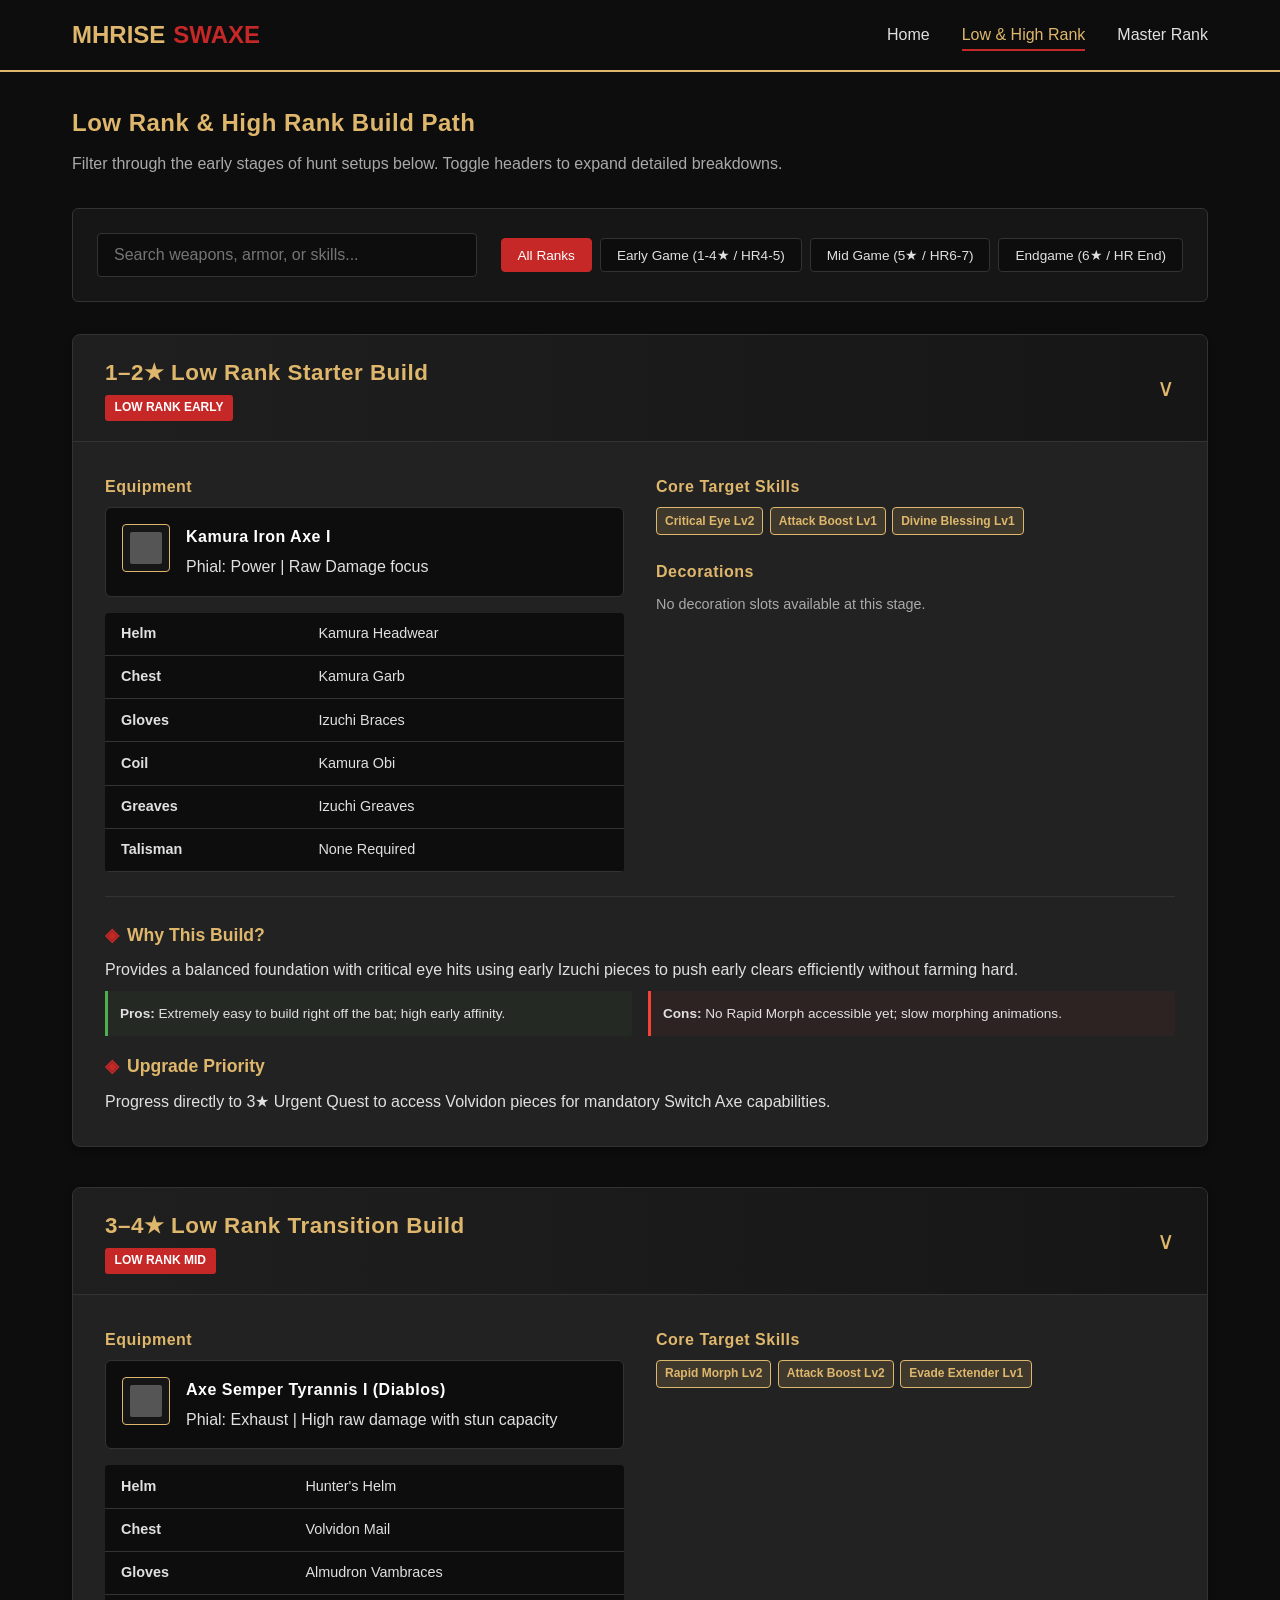
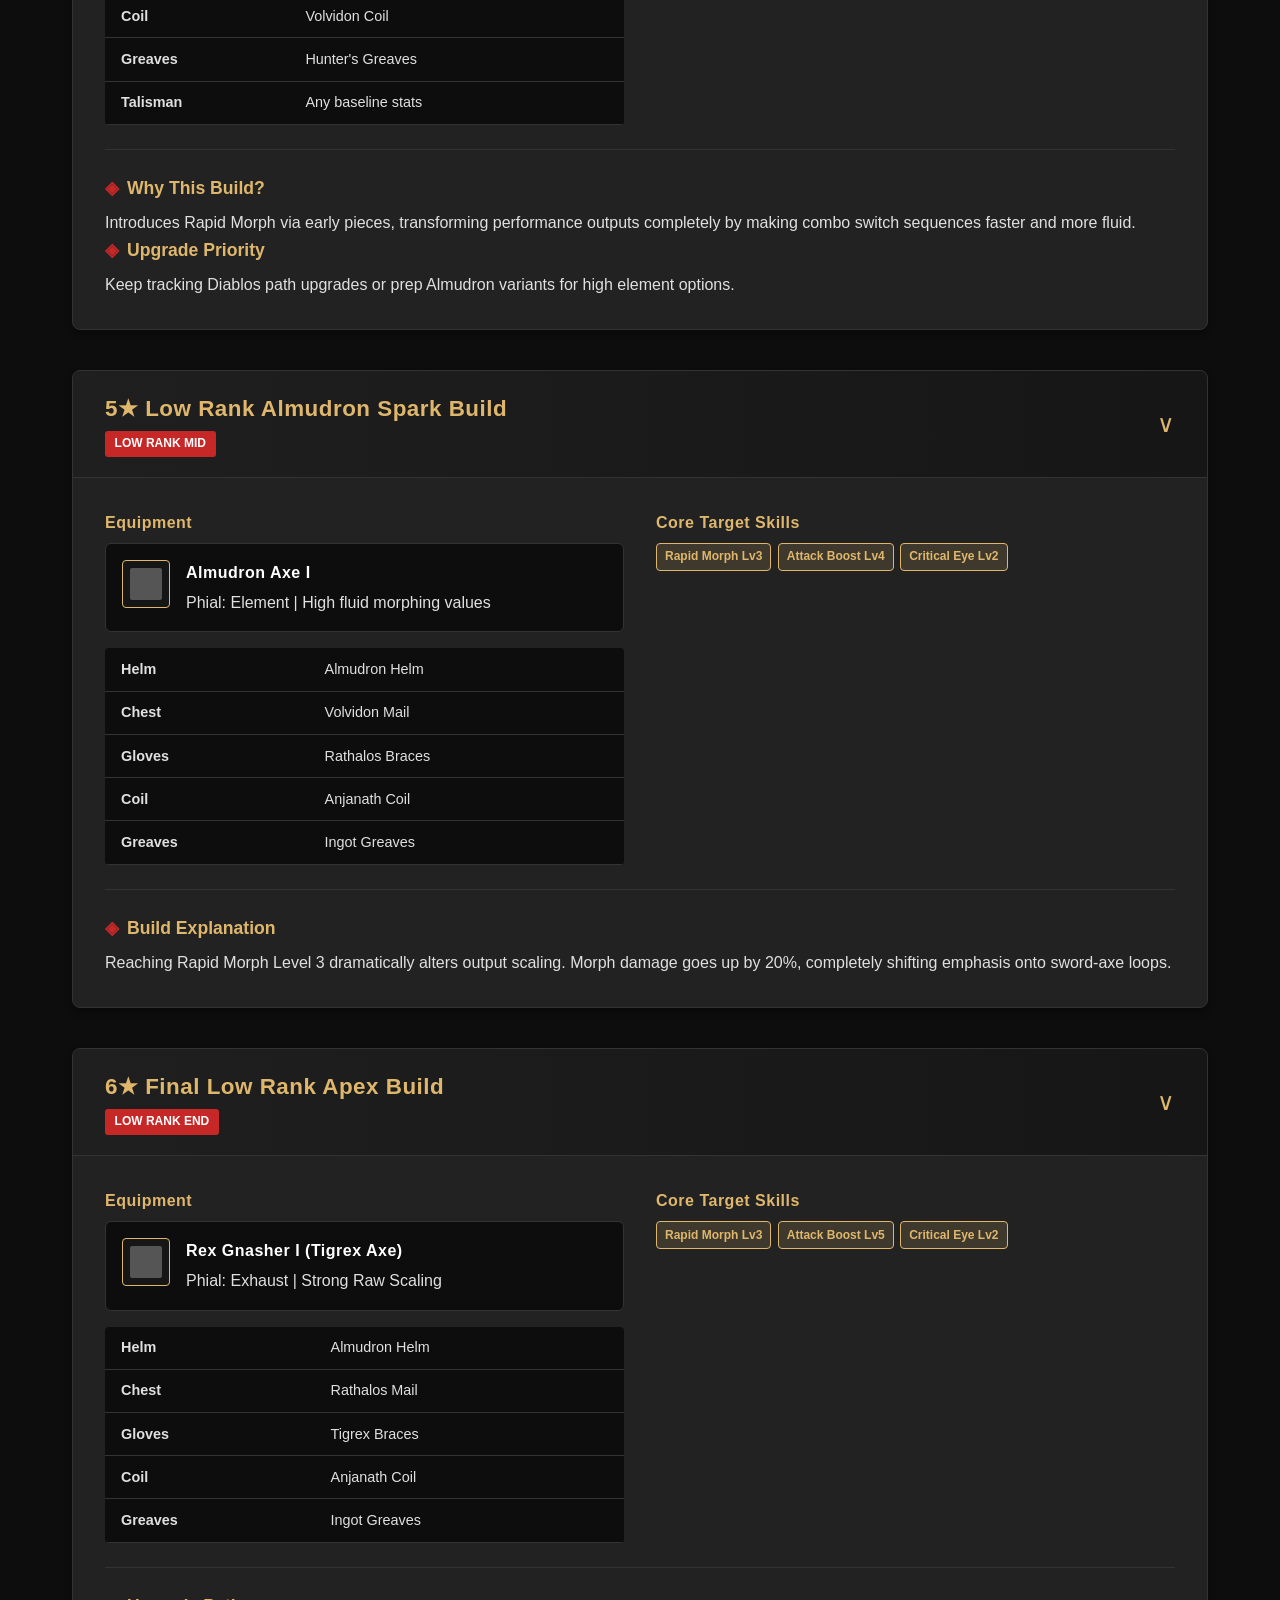
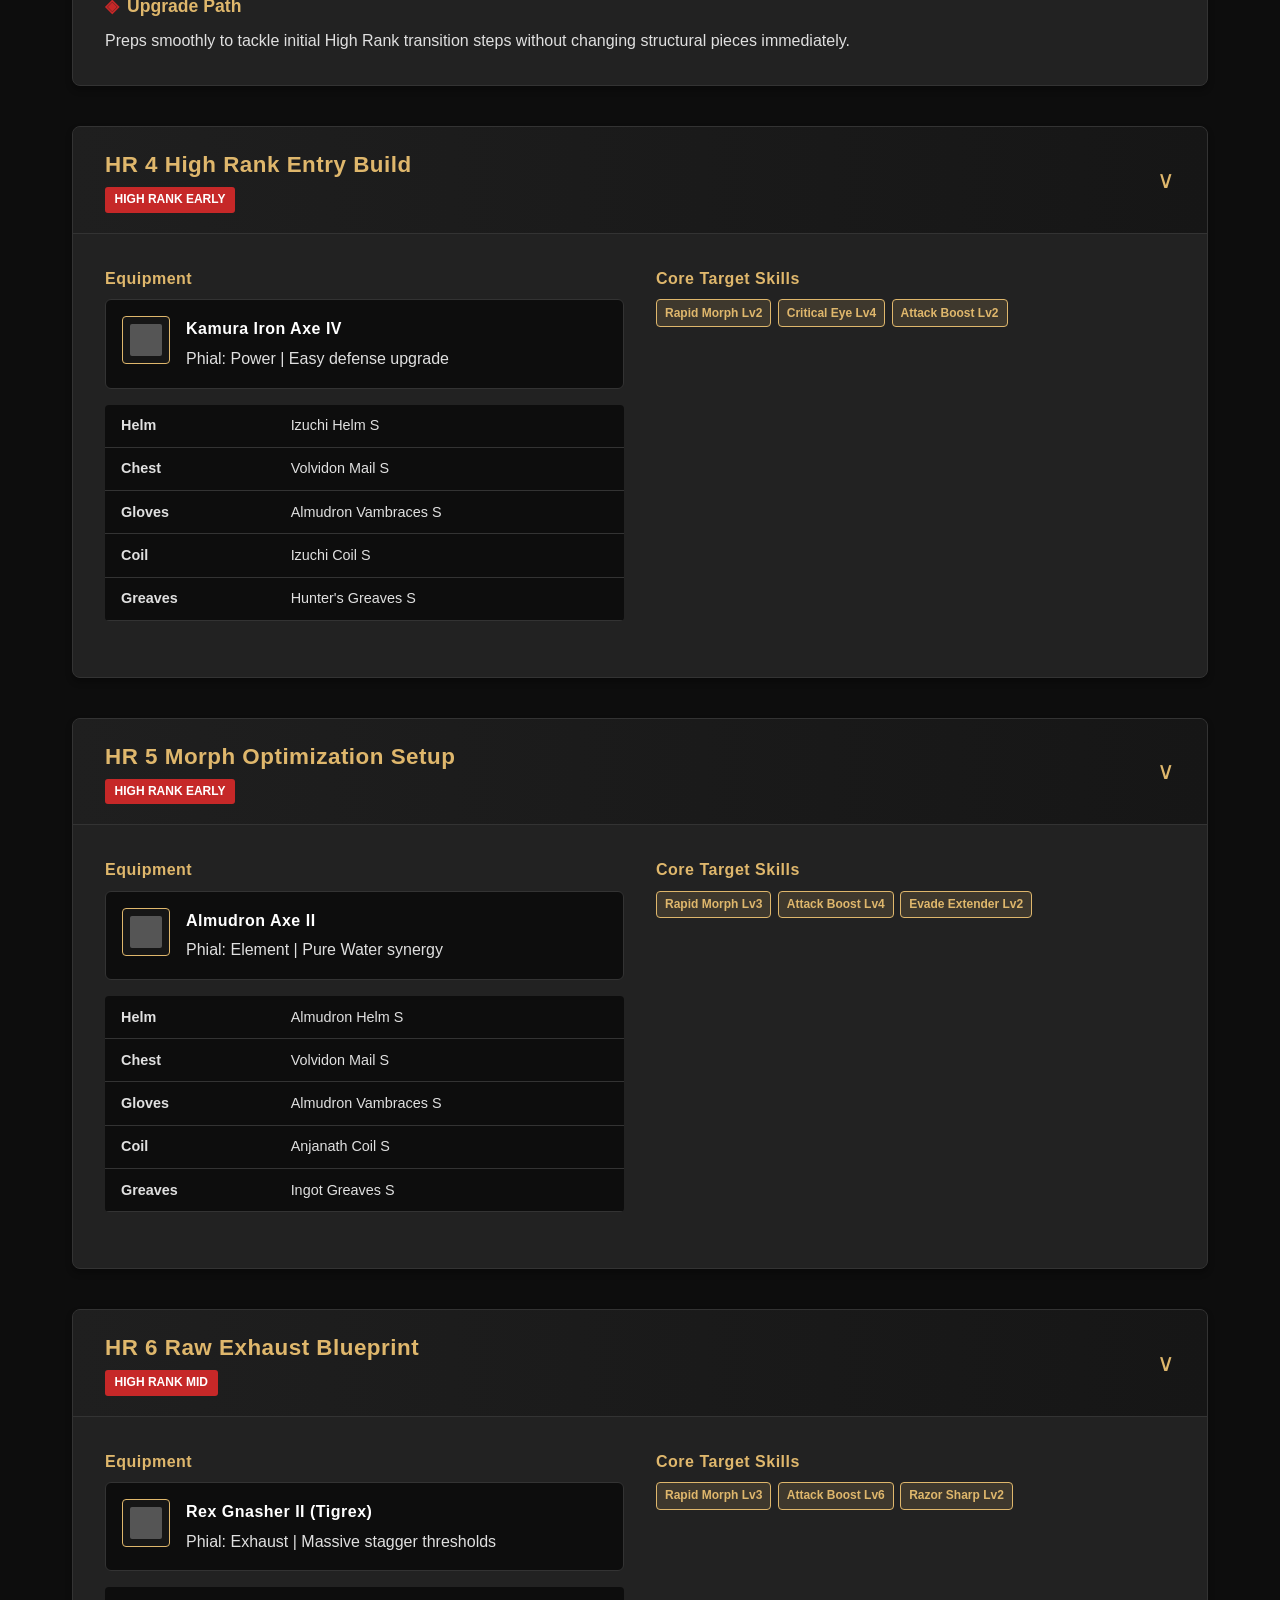
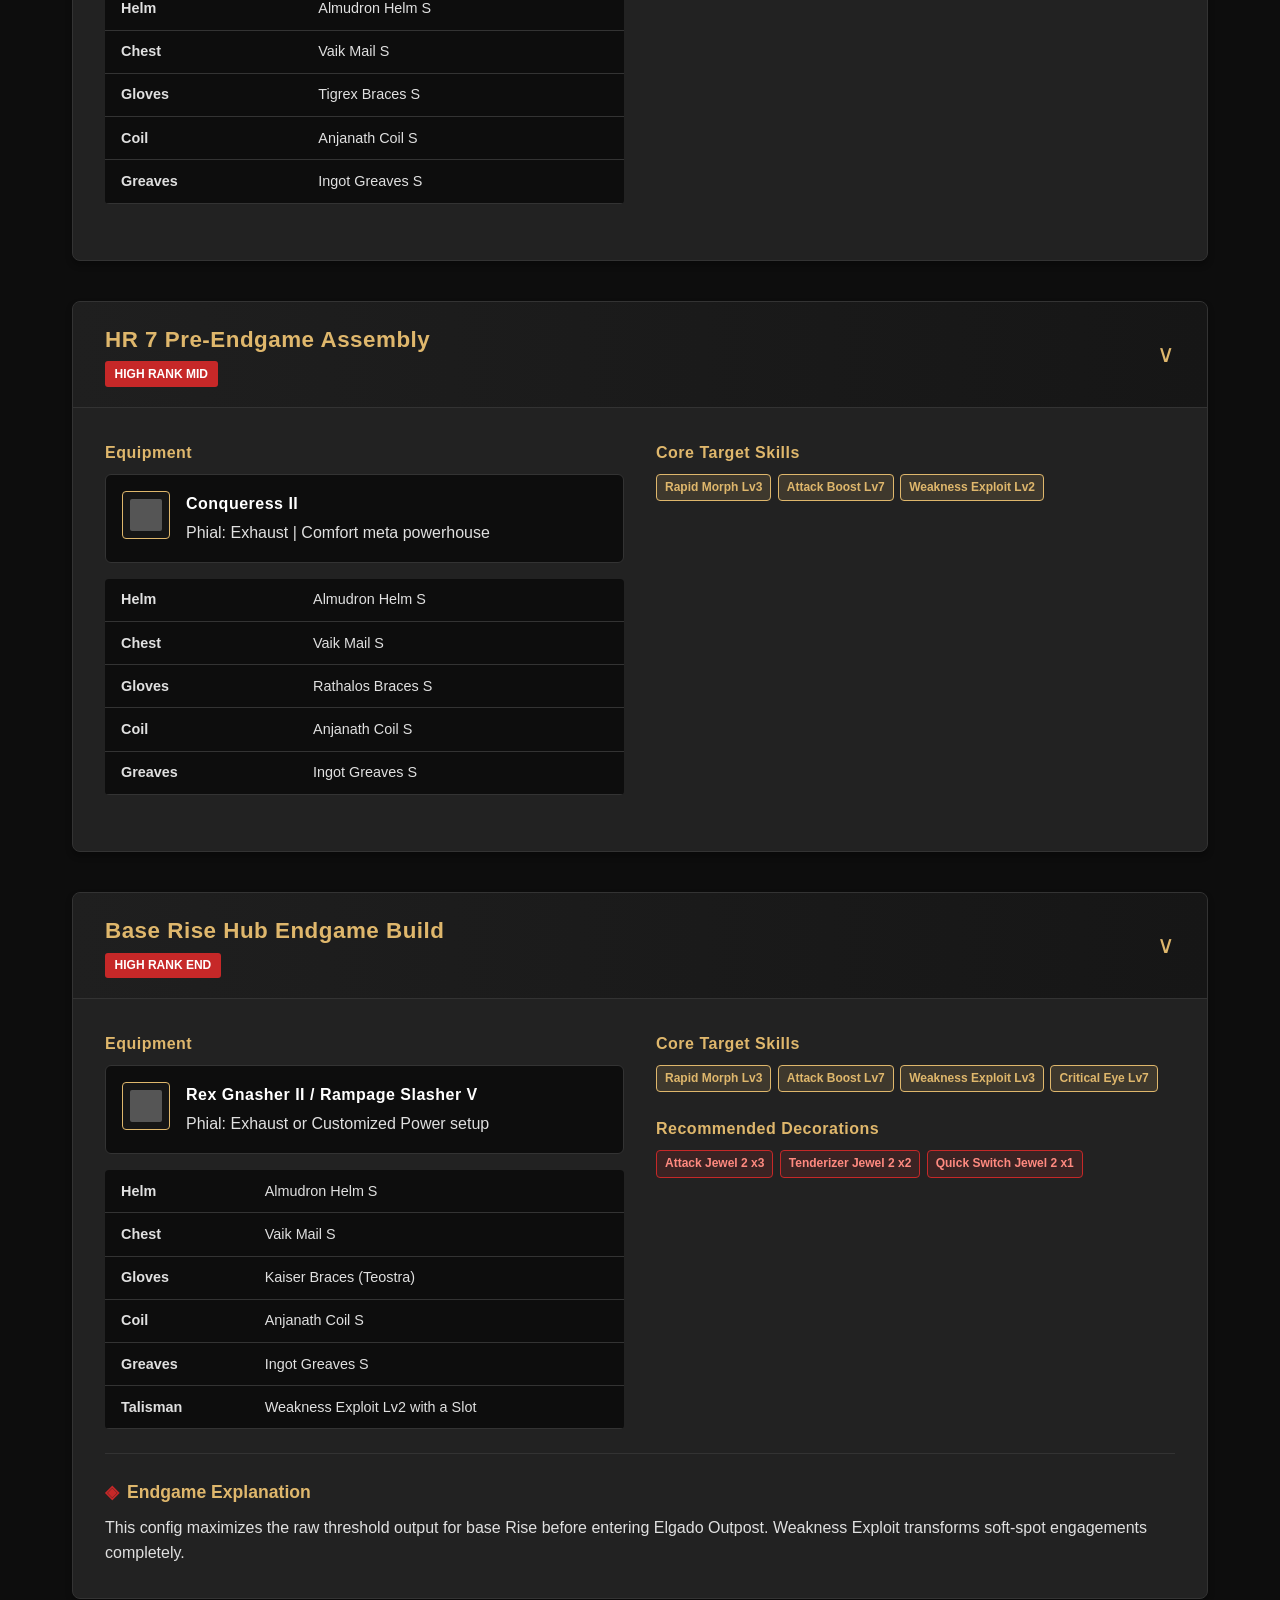
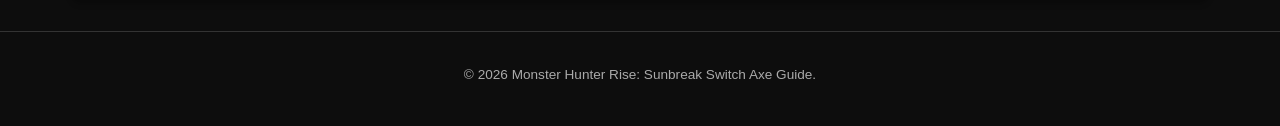
<file: low-high-rank.html>
<!DOCTYPE html>
<html lang="en">
<head>
    <meta charset="UTF-8">
    <meta name="viewport" content="width=device-width, initial-scale=1.0">
    <title>Low & High Rank Progression | MHRise Switch Axe</title>
    <link rel="stylesheet" href="css/style.css">
</head>
<body>

    <header>
        <nav class="navbar">
            <div class="nav-logo">
                <a href="index.html">MHRISE <span>SWAXE</span></a>
            </div>
            <div class="menu-toggle">
                <span></span>
                <span></span>
                <span></span>
            </div>
            <ul class="nav-links">
                <li><a href="index.html">Home</a></li>
                <li><a href="low-high-rank.html" class="active">Low & High Rank</a></li>
                <li><a href="master-rank.html">Master Rank</a></li>
            </ul>
        </nav>
    </header>

    <main class="container">
        <h2>Low Rank & High Rank Build Path</h2>
        <p style="color: var(--text-muted); margin-bottom: 2rem;">Filter through the early stages of hunt setups below. Toggle headers to expand detailed breakdowns.</p>

        <div class="control-panel">
            <div class="search-box">
                <input type="text" id="buildSearch" placeholder="Search weapons, armor, or skills...">
            </div>
            <div class="filter-group">
                <button class="filter-btn active" data-filter="all">All Ranks</button>
                <button class="filter-btn" data-filter="early">Early Game (1-4★ / HR4-5)</button>
                <button class="filter-btn" data-filter="mid">Mid Game (5★ / HR6-7)</button>
                <button class="filter-btn" data-filter="endgame">Endgame (6★ / HR End)</button>
            </div>
        </div>

        <div class="builds-container">

            <div class="build-card" data-stars="1-2">
                <div class="build-header">
                    <div class="build-header-left">
                        <h3>1–2★ Low Rank Starter Build</h3>
                        <span class="rank-badge">Low Rank Early</span>
                    </div>
                    <span class="toggle-icon">&or;</span>
                </div>
                <div class="build-body">
                    <div class="build-grid">
                        <div>
                            <h4>Equipment</h4>
                            <div class="gear-item">
                                <div class="gear-icon-wrapper"><div class="gear-icon-placeholder"></div></div>
                                <div class="gear-details">
                                    <h4>Kamura Iron Axe I</h4>
                                    <p>Phial: Power | Raw Damage focus</p>
                                </div>
                            </div>
                            <table class="responsive-table">
                                <tr><td><strong>Helm</strong></td><td>Kamura Headwear</td></tr>
                                <tr><td><strong>Chest</strong></td><td>Kamura Garb</td></tr>
                                <tr><td><strong>Gloves</strong></td><td>Izuchi Braces</td></tr>
                                <tr><td><strong>Coil</strong></td><td>Kamura Obi</td></tr>
                                <tr><td><strong>Greaves</strong></td><td>Izuchi Greaves</td></tr>
                                <tr><td><strong>Talisman</strong></td><td>None Required</td></tr>
                            </table>
                        </div>
                        <div>
                            <h4>Core Target Skills</h4>
                            <div class="badge-container">
                                <span class="skill-badge">Critical Eye Lv2</span>
                                <span class="skill-badge">Attack Boost Lv1</span>
                                <span class="skill-badge">Divine Blessing Lv1</span>
                            </div>
                            <h4 style="margin-top: 1.5rem;">Decorations</h4>
                            <p style="color: var(--text-muted); font-size: 0.9rem;">No decoration slots available at this stage.</p>
                        </div>
                    </div>

                    <div class="build-meta-block">
                        <div class="block-title">Why This Build?</div>
                        <p>Provides a balanced foundation with critical eye hits using early Izuchi pieces to push early clears efficiently without farming hard.</p>
                        <div class="pro-con-grid">
                            <div class="pro-box"><strong>Pros:</strong> Extremely easy to build right off the bat; high early affinity.</div>
                            <div class="con-box"><strong>Cons:</strong> No Rapid Morph accessible yet; slow morphing animations.</div>
                        </div>
                        <div class="block-title" style="margin-top: 1rem;">Upgrade Priority</div>
                        <p>Progress directly to 3★ Urgent Quest to access Volvidon pieces for mandatory Switch Axe capabilities.</p>
                    </div>
                </div>
            </div>

            <div class="build-card" data-stars="3-4">
                <div class="build-header">
                    <div class="build-header-left">
                        <h3>3–4★ Low Rank Transition Build</h3>
                        <span class="rank-badge">Low Rank Mid</span>
                    </div>
                    <span class="toggle-icon">&or;</span>
                </div>
                <div class="build-body">
                    <div class="build-grid">
                        <div>
                            <h4>Equipment</h4>
                            <div class="gear-item">
                                <div class="gear-icon-wrapper"><div class="gear-icon-placeholder"></div></div>
                                <div class="gear-details">
                                    <h4>Axe Semper Tyrannis I (Diablos)</h4>
                                    <p>Phial: Exhaust | High raw damage with stun capacity</p>
                                </div>
                            </div>
                            <table class="responsive-table">
                                <tr><td><strong>Helm</strong></td><td>Hunter's Helm</td></tr>
                                <tr><td><strong>Chest</strong></td><td>Volvidon Mail</td></tr>
                                <tr><td><strong>Gloves</strong></td><td>Almudron Vambraces</td></tr>
                                <tr><td><strong>Coil</strong></td><td>Volvidon Coil</td></tr>
                                <tr><td><strong>Greaves</strong></td><td>Hunter's Greaves</td></tr>
                                <tr><td><strong>Talisman</strong></td><td>Any baseline stats</td></tr>
                            </table>
                        </div>
                        <div>
                            <h4>Core Target Skills</h4>
                            <div class="badge-container">
                                <span class="skill-badge">Rapid Morph Lv2</span>
                                <span class="skill-badge">Attack Boost Lv2</span>
                                <span class="skill-badge">Evade Extender Lv1</span>
                            </div>
                        </div>
                    </div>

                    <div class="build-meta-block">
                        <div class="block-title">Why This Build?</div>
                        <p>Introduces Rapid Morph via early pieces, transforming performance outputs completely by making combo switch sequences faster and more fluid.</p>
                        <div class="block-title">Upgrade Priority</div>
                        <p>Keep tracking Diablos path upgrades or prep Almudron variants for high element options.</p>
                    </div>
                </div>
            </div>

            <div class="build-card" data-stars="5">
                <div class="build-header">
                    <div class="build-header-left">
                        <h3>5★ Low Rank Almudron Spark Build</h3>
                        <span class="rank-badge">Low Rank Mid</span>
                    </div>
                    <span class="toggle-icon">&or;</span>
                </div>
                <div class="build-body">
                    <div class="build-grid">
                        <div>
                            <h4>Equipment</h4>
                            <div class="gear-item">
                                <div class="gear-icon-wrapper"><div class="gear-icon-placeholder"></div></div>
                                <div class="gear-details">
                                    <h4>Almudron Axe I</h4>
                                    <p>Phial: Element | High fluid morphing values</p>
                                </div>
                            </div>
                            <table class="responsive-table">
                                <tr><td><strong>Helm</strong></td><td>Almudron Helm</td></tr>
                                <tr><td><strong>Chest</strong></td><td>Volvidon Mail</td></tr>
                                <tr><td><strong>Gloves</strong></td><td>Rathalos Braces</td></tr>
                                <tr><td><strong>Coil</strong></td><td>Anjanath Coil</td></tr>
                                <tr><td><strong>Greaves</strong></td><td>Ingot Greaves</td></tr>
                            </table>
                        </div>
                        <div>
                            <h4>Core Target Skills</h4>
                            <div class="badge-container">
                                <span class="skill-badge">Rapid Morph Lv3</span>
                                <span class="skill-badge">Attack Boost Lv4</span>
                                <span class="skill-badge">Critical Eye Lv2</span>
                            </div>
                        </div>
                    </div>
                    <div class="build-meta-block">
                        <div class="block-title">Build Explanation</div>
                        <p>Reaching Rapid Morph Level 3 dramatically alters output scaling. Morph damage goes up by 20%, completely shifting emphasis onto sword-axe loops.</p>
                    </div>
                </div>
            </div>

            <div class="build-card" data-stars="6">
                <div class="build-header">
                    <div class="build-header-left">
                        <h3>6★ Final Low Rank Apex Build</h3>
                        <span class="rank-badge">Low Rank End</span>
                    </div>
                    <span class="toggle-icon">&or;</span>
                </div>
                <div class="build-body">
                    <div class="build-grid">
                        <div>
                            <h4>Equipment</h4>
                            <div class="gear-item">
                                <div class="gear-icon-wrapper"><div class="gear-icon-placeholder"></div></div>
                                <div class="gear-details">
                                    <h4>Rex Gnasher I (Tigrex Axe)</h4>
                                    <p>Phial: Exhaust | Strong Raw Scaling</p>
                                </div>
                            </div>
                            <table class="responsive-table">
                                <tr><td><strong>Helm</strong></td><td>Almudron Helm</td></tr>
                                <tr><td><strong>Chest</strong></td><td>Rathalos Mail</td></tr>
                                <tr><td><strong>Gloves</strong></td><td>Tigrex Braces</td></tr>
                                <tr><td><strong>Coil</strong></td><td>Anjanath Coil</td></tr>
                                <tr><td><strong>Greaves</strong></td><td>Ingot Greaves</td></tr>
                            </table>
                        </div>
                        <div>
                            <h4>Core Target Skills</h4>
                            <div class="badge-container">
                                <span class="skill-badge">Rapid Morph Lv3</span>
                                <span class="skill-badge">Attack Boost Lv5</span>
                                <span class="skill-badge">Critical Eye Lv2</span>
                            </div>
                        </div>
                    </div>
                    <div class="build-meta-block">
                        <div class="block-title">Upgrade Path</div>
                        <p>Preps smoothly to tackle initial High Rank transition steps without changing structural pieces immediately.</p>
                    </div>
                </div>
            </div>

            <div class="build-card" data-stars="hr4">
                <div class="build-header">
                    <div class="build-header-left">
                        <h3>HR 4 High Rank Entry Build</h3>
                        <span class="rank-badge">High Rank Early</span>
                    </div>
                    <span class="toggle-icon">&or;</span>
                </div>
                <div class="build-body">
                    <div class="build-grid">
                        <div>
                            <h4>Equipment</h4>
                            <div class="gear-item">
                                <div class="gear-icon-wrapper"><div class="gear-icon-placeholder"></div></div>
                                <div class="gear-details">
                                    <h4>Kamura Iron Axe IV</h4>
                                    <p>Phial: Power | Easy defense upgrade</p>
                                </div>
                            </div>
                            <table class="responsive-table">
                                <tr><td><strong>Helm</strong></td><td>Izuchi Helm S</td></tr>
                                <tr><td><strong>Chest</strong></td><td>Volvidon Mail S</td></tr>
                                <tr><td><strong>Gloves</strong></td><td>Almudron Vambraces S</td></tr>
                                <tr><td><strong>Coil</strong></td><td>Izuchi Coil S</td></tr>
                                <tr><td><strong>Greaves</strong></td><td>Hunter's Greaves S</td></tr>
                            </table>
                        </div>
                        <div>
                            <h4>Core Target Skills</h4>
                            <div class="badge-container">
                                <span class="skill-badge">Rapid Morph Lv2</span>
                                <span class="skill-badge">Critical Eye Lv4</span>
                                <span class="skill-badge">Attack Boost Lv2</span>
                            </div>
                        </div>
                    </div>
                </div>
            </div>

            <div class="build-card" data-stars="hr5">
                <div class="build-header">
                    <div class="build-header-left">
                        <h3>HR 5 Morph Optimization Setup</h3>
                        <span class="rank-badge">High Rank Early</span>
                    </div>
                    <span class="toggle-icon">&or;</span>
                </div>
                <div class="build-body">
                    <div class="build-grid">
                        <div>
                            <h4>Equipment</h4>
                            <div class="gear-item">
                                <div class="gear-icon-wrapper"><div class="gear-icon-placeholder"></div></div>
                                <div class="gear-details">
                                    <h4>Almudron Axe II</h4>
                                    <p>Phial: Element | Pure Water synergy</p>
                                </div>
                            </div>
                            <table class="responsive-table">
                                <tr><td><strong>Helm</strong></td><td>Almudron Helm S</td></tr>
                                <tr><td><strong>Chest</strong></td><td>Volvidon Mail S</td></tr>
                                <tr><td><strong>Gloves</strong></td><td>Almudron Vambraces S</td></tr>
                                <tr><td><strong>Coil</strong></td><td>Anjanath Coil S</td></tr>
                                <tr><td><strong>Greaves</strong></td><td>Ingot Greaves S</td></tr>
                            </table>
                        </div>
                        <div>
                            <h4>Core Target Skills</h4>
                            <div class="badge-container">
                                <span class="skill-badge">Rapid Morph Lv3</span>
                                <span class="skill-badge">Attack Boost Lv4</span>
                                <span class="skill-badge">Evade Extender Lv2</span>
                            </div>
                        </div>
                    </div>
                </div>
            </div>

            <div class="build-card" data-stars="hr6">
                <div class="build-header">
                    <div class="build-header-left">
                        <h3>HR 6 Raw Exhaust Blueprint</h3>
                        <span class="rank-badge">High Rank Mid</span>
                    </div>
                    <span class="toggle-icon">&or;</span>
                </div>
                <div class="build-body">
                    <div class="build-grid">
                        <div>
                            <h4>Equipment</h4>
                            <div class="gear-item">
                                <div class="gear-icon-wrapper"><div class="gear-icon-placeholder"></div></div>
                                <div class="gear-details">
                                    <h4>Rex Gnasher II (Tigrex)</h4>
                                    <p>Phial: Exhaust | Massive stagger thresholds</p>
                                </div>
                            </div>
                            <table class="responsive-table">
                                <tr><td><strong>Helm</strong></td><td>Almudron Helm S</td></tr>
                                <tr><td><strong>Chest</strong></td><td>Vaik Mail S</td></tr>
                                <tr><td><strong>Gloves</strong></td><td>Tigrex Braces S</td></tr>
                                <tr><td><strong>Coil</strong></td><td>Anjanath Coil S</td></tr>
                                <tr><td><strong>Greaves</strong></td><td>Ingot Greaves S</td></tr>
                            </table>
                        </div>
                        <div>
                            <h4>Core Target Skills</h4>
                            <div class="badge-container">
                                <span class="skill-badge">Rapid Morph Lv3</span>
                                <span class="skill-badge">Attack Boost Lv6</span>
                                <span class="skill-badge">Razor Sharp Lv2</span>
                            </div>
                        </div>
                    </div>
                </div>
            </div>

            <div class="build-card" data-stars="hr7">
                <div class="build-header">
                    <div class="build-header-left">
                        <h3>HR 7 Pre-Endgame Assembly</h3>
                        <span class="rank-badge">High Rank Mid</span>
                    </div>
                    <span class="toggle-icon">&or;</span>
                </div>
                <div class="build-body">
                    <div class="build-grid">
                        <div>
                            <h4>Equipment</h4>
                            <div class="gear-item">
                                <div class="gear-icon-wrapper"><div class="gear-icon-placeholder"></div></div>
                                <div class="gear-details">
                                    <h4>Conqueress II</h4>
                                    <p>Phial: Exhaust | Comfort meta powerhouse</p>
                                </div>
                            </div>
                            <table class="responsive-table">
                                <tr><td><strong>Helm</strong></td><td>Almudron Helm S</td></tr>
                                <tr><td><strong>Chest</strong></td><td>Vaik Mail S</td></tr>
                                <tr><td><strong>Gloves</strong></td><td>Rathalos Braces S</td></tr>
                                <tr><td><strong>Coil</strong></td><td>Anjanath Coil S</td></tr>
                                <tr><td><strong>Greaves</strong></td><td>Ingot Greaves S</td></tr>
                            </table>
                        </div>
                        <div>
                            <h4>Core Target Skills</h4>
                            <div class="badge-container">
                                <span class="skill-badge">Rapid Morph Lv3</span>
                                <span class="skill-badge">Attack Boost Lv7</span>
                                <span class="skill-badge">Weakness Exploit Lv2</span>
                            </div>
                        </div>
                    </div>
                </div>
            </div>

            <div class="build-card" data-stars="endgame">
                <div class="build-header">
                    <div class="build-header-left">
                        <h3>Base Rise Hub Endgame Build</h3>
                        <span class="rank-badge">High Rank End</span>
                    </div>
                    <span class="toggle-icon">&or;</span>
                </div>
                <div class="build-body">
                    <div class="build-grid">
                        <div>
                            <h4>Equipment</h4>
                            <div class="gear-item">
                                <div class="gear-icon-wrapper"><div class="gear-icon-placeholder"></div></div>
                                <div class="gear-details">
                                    <h4>Rex Gnasher II / Rampage Slasher V</h4>
                                    <p>Phial: Exhaust or Customized Power setup</p>
                                </div>
                            </div>
                            <table class="responsive-table">
                                <tr><td><strong>Helm</strong></td><td>Almudron Helm S</td></tr>
                                <tr><td><strong>Chest</strong></td><td>Vaik Mail S</td></tr>
                                <tr><td><strong>Gloves</strong></td><td>Kaiser Braces (Teostra)</td></tr>
                                <tr><td><strong>Coil</strong></td><td>Anjanath Coil S</td></tr>
                                <tr><td><strong>Greaves</strong></td><td>Ingot Greaves S</td></tr>
                                <tr><td><strong>Talisman</strong></td><td>Weakness Exploit Lv2 with a Slot</td></tr>
                            </table>
                        </div>
                        <div>
                            <h4>Core Target Skills</h4>
                            <div class="badge-container">
                                <span class="skill-badge">Rapid Morph Lv3</span>
                                <span class="skill-badge">Attack Boost Lv7</span>
                                <span class="skill-badge">Weakness Exploit Lv3</span>
                                <span class="skill-badge">Critical Eye Lv7</span>
                            </div>
                            <h4 style="margin-top: 1.5rem;">Recommended Decorations</h4>
                            <div class="badge-container">
                                <span class="dec-badge">Attack Jewel 2 x3</span>
                                <span class="dec-badge">Tenderizer Jewel 2 x2</span>
                                <span class="dec-badge">Quick Switch Jewel 2 x1</span>
                            </div>
                        </div>
                    </div>
                    <div class="build-meta-block">
                        <div class="block-title">Endgame Explanation</div>
                        <p>This config maximizes the raw threshold output for base Rise before entering Elgado Outpost. Weakness Exploit transforms soft-spot engagements completely.</p>
                    </div>
                </div>
            </div>

        </div>
    </main>

    <footer>
        <p>&copy; 2026 Monster Hunter Rise: Sunbreak Switch Axe Guide.</p>
    </footer>

    <button class="back-to-top" id="backToTop">&uarr;</button>
    <script src="js/script.js"></script>
</body>
</html>
</file>
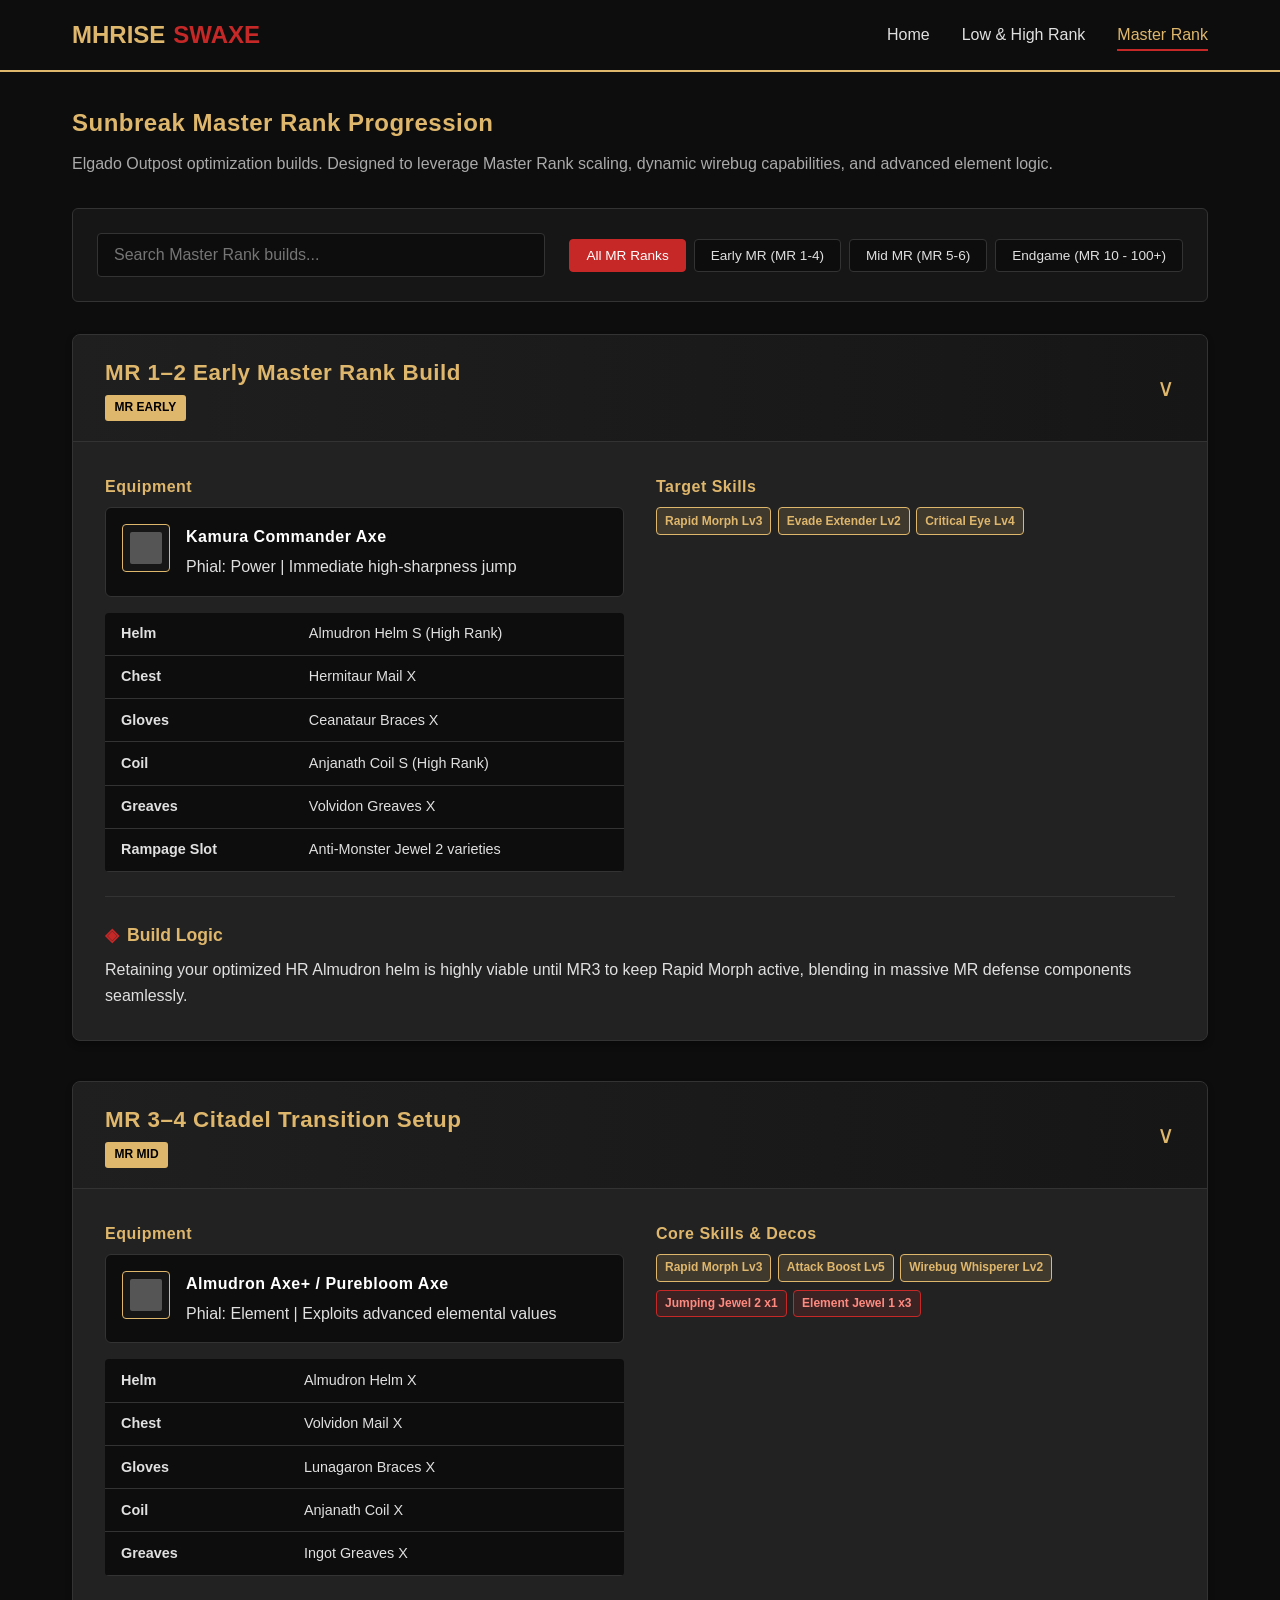
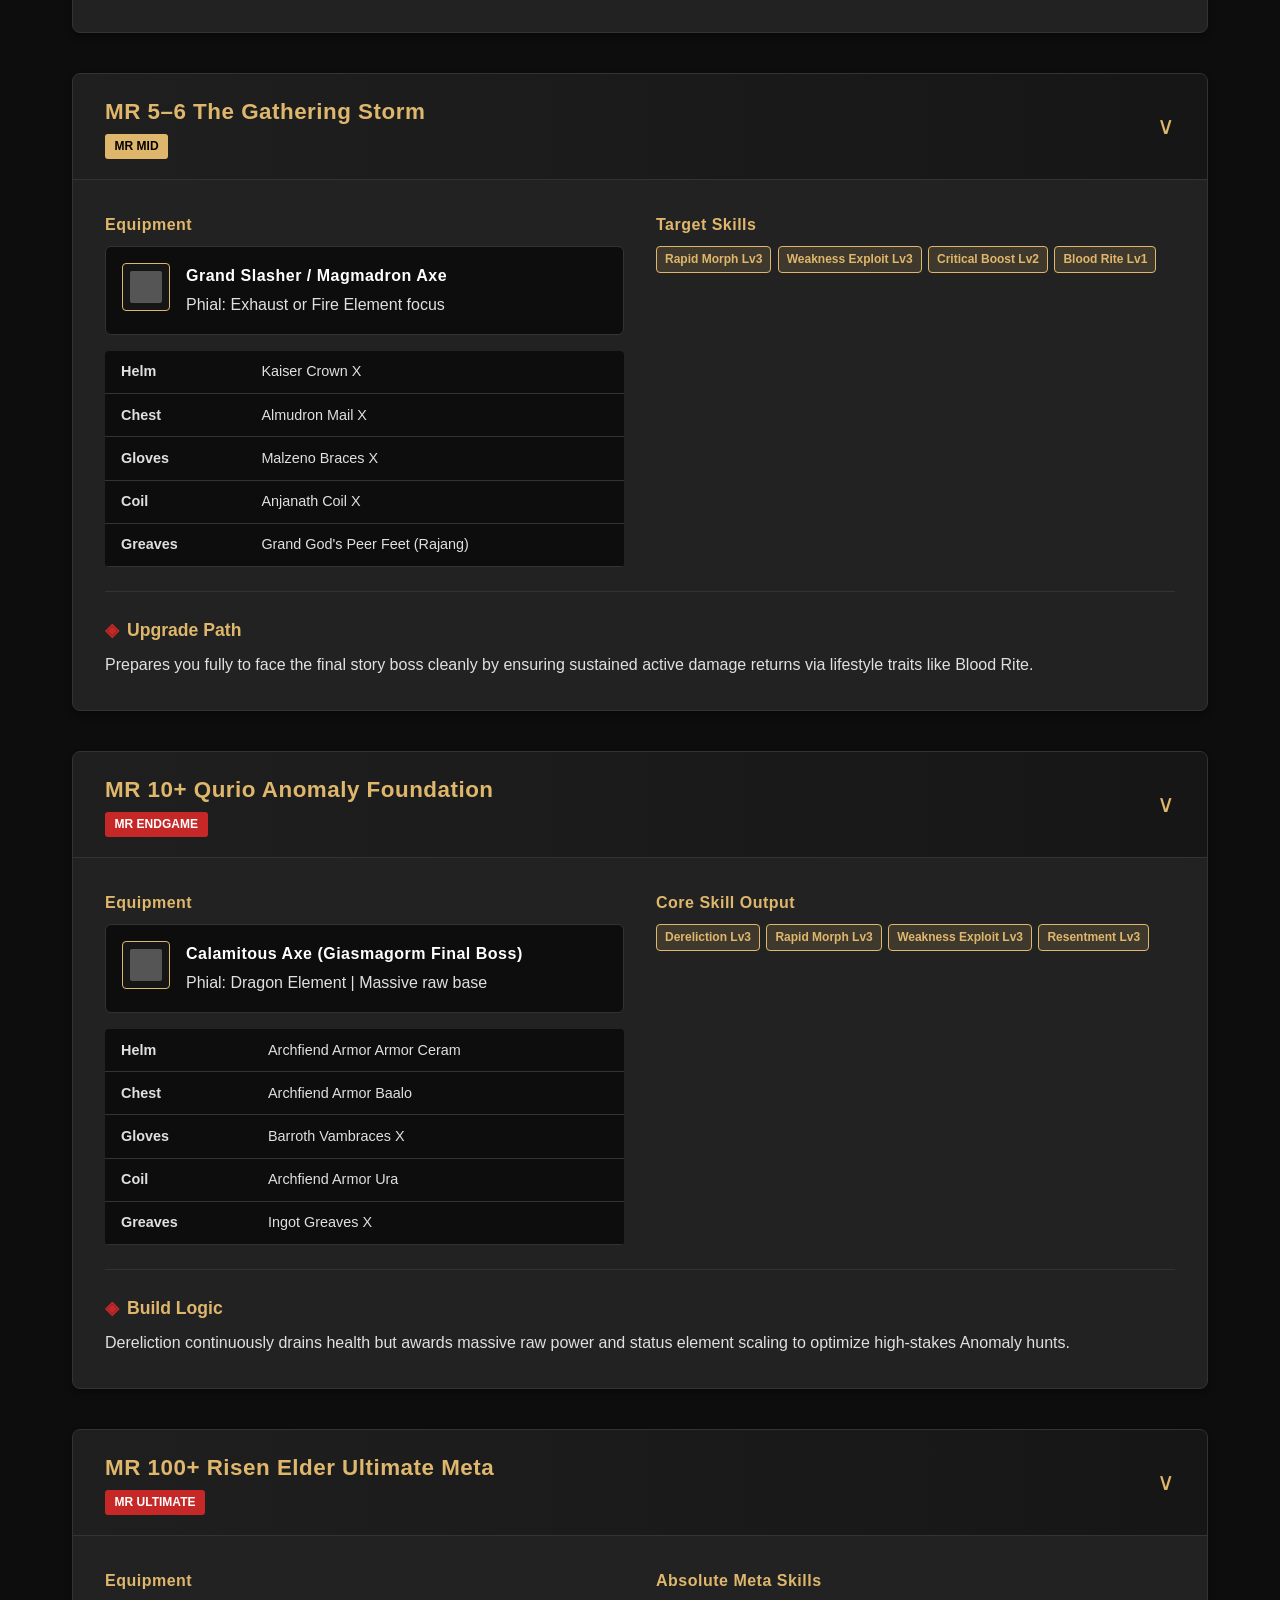
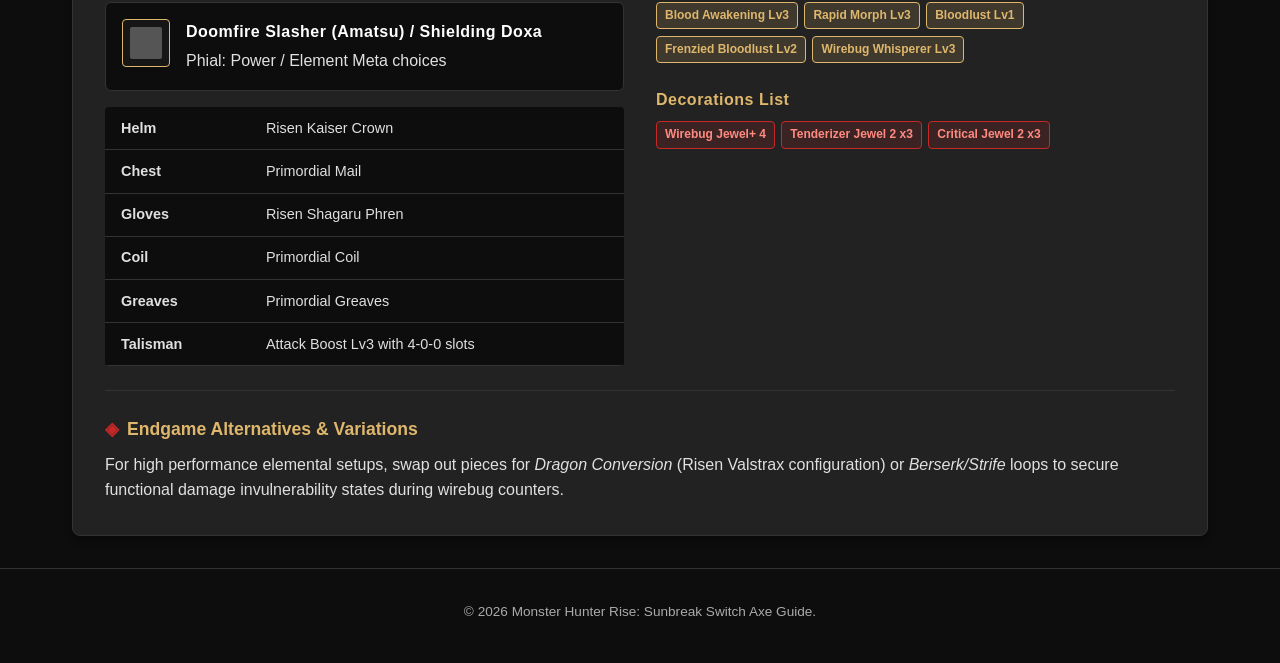
<file: master-rank.html>
<!DOCTYPE html>
<html lang="en">
<head>
    <meta charset="UTF-8">
    <meta name="viewport" content="width=device-width, initial-scale=1.0">
    <title>Master Rank Progression | Sunbreak Switch Axe Guide</title>
    <link rel="stylesheet" href="css/style.css">
</head>
<body>

    <header>
        <nav class="navbar">
            <div class="nav-logo">
                <a href="index.html">MHRISE <span>SWAXE</span></a>
            </div>
            <div class="menu-toggle">
                <span></span>
                <span></span>
                <span></span>
            </div>
            <ul class="nav-links">
                <li><a href="index.html">Home</a></li>
                <li><a href="low-high-rank.html">Low & High Rank</a></li>
                <li><a href="master-rank.html" class="active">Master Rank</a></li>
            </ul>
        </nav>
    </header>

    <main class="container">
        <h2>Sunbreak Master Rank Progression</h2>
        <p style="color: var(--text-muted); margin-bottom: 2rem;">Elgado Outpost optimization builds. Designed to leverage Master Rank scaling, dynamic wirebug capabilities, and advanced element logic.</p>

        <div class="control-panel">
            <div class="search-box">
                <input type="text" id="buildSearch" placeholder="Search Master Rank builds...">
            </div>
            <div class="filter-group">
                <button class="filter-btn active" data-filter="all">All MR Ranks</button>
                <button class="filter-btn" data-filter="early">Early MR (MR 1-4)</button>
                <button class="filter-btn" data-filter="mid">Mid MR (MR 5-6)</button>
                <button class="filter-btn" data-filter="endgame">Endgame (MR 10 - 100+)</button>
            </div>
        </div>

        <div class="builds-container">

            <div class="build-card" data-stars="mr1-2">
                <div class="build-header">
                    <div class="build-header-left">
                        <h3>MR 1–2 Early Master Rank Build</h3>
                        <span class="rank-badge" style="background-color: var(--gold); color: black;">MR Early</span>
                    </div>
                    <span class="toggle-icon">&or;</span>
                </div>
                <div class="build-body">
                    <div class="build-grid">
                        <div>
                            <h4>Equipment</h4>
                            <div class="gear-item">
                                <div class="gear-icon-wrapper"><div class="gear-icon-placeholder"></div></div>
                                <div class="gear-details">
                                    <h4>Kamura Commander Axe</h4>
                                    <p>Phial: Power | Immediate high-sharpness jump</p>
                                </div>
                            </div>
                            <table class="responsive-table">
                                <tr><td><strong>Helm</strong></td><td>Almudron Helm S (High Rank)</td></tr>
                                <tr><td><strong>Chest</strong></td><td>Hermitaur Mail X</td></tr>
                                <tr><td><strong>Gloves</strong></td><td>Ceanataur Braces X</td></tr>
                                <tr><td><strong>Coil</strong></td><td>Anjanath Coil S (High Rank)</td></tr>
                                <tr><td><strong>Greaves</strong></td><td>Volvidon Greaves X</td></tr>
                                <tr><td><strong>Rampage Slot</strong></td><td>Anti-Monster Jewel 2 varieties</td></tr>
                            </table>
                        </div>
                        <div>
                            <h4>Target Skills</h4>
                            <div class="badge-container">
                                <span class="skill-badge">Rapid Morph Lv3</span>
                                <span class="skill-badge">Evade Extender Lv2</span>
                                <span class="skill-badge">Critical Eye Lv4</span>
                            </div>
                        </div>
                    </div>
                    <div class="build-meta-block">
                        <div class="block-title">Build Logic</div>
                        <p>Retaining your optimized HR Almudron helm is highly viable until MR3 to keep Rapid Morph active, blending in massive MR defense components seamlessly.</p>
                    </div>
                </div>
            </div>

            <div class="build-card" data-stars="mr3-4">
                <div class="build-header">
                    <div class="build-header-left">
                        <h3>MR 3–4 Citadel Transition Setup</h3>
                        <span class="rank-badge" style="background-color: var(--gold); color: black;">MR Mid</span>
                    </div>
                    <span class="toggle-icon">&or;</span>
                </div>
                <div class="build-body">
                    <div class="build-grid">
                        <div>
                            <h4>Equipment</h4>
                            <div class="gear-item">
                                <div class="gear-icon-wrapper"><div class="gear-icon-placeholder"></div></div>
                                <div class="gear-details">
                                    <h4>Almudron Axe+ / Purebloom Axe</h4>
                                    <p>Phial: Element | Exploits advanced elemental values</p>
                                </div>
                            </div>
                            <table class="responsive-table">
                                <tr><td><strong>Helm</strong></td><td>Almudron Helm X</td></tr>
                                <tr><td><strong>Chest</strong></td><td>Volvidon Mail X</td></tr>
                                <tr><td><strong>Gloves</strong></td><td>Lunagaron Braces X</td></tr>
                                <tr><td><strong>Coil</strong></td><td>Anjanath Coil X</td></tr>
                                <tr><td><strong>Greaves</strong></td><td>Ingot Greaves X</td></tr>
                            </table>
                        </div>
                        <div>
                            <h4>Core Skills & Decos</h4>
                            <div class="badge-container">
                                <span class="skill-badge">Rapid Morph Lv3</span>
                                <span class="skill-badge">Attack Boost Lv5</span>
                                <span class="skill-badge">Wirebug Whisperer Lv2</span>
                            </div>
                            <div class="badge-container" style="margin-top: 0.5rem;">
                                <span class="dec-badge">Jumping Jewel 2 x1</span>
                                <span class="dec-badge">Element Jewel 1 x3</span>
                            </div>
                        </div>
                    </div>
                </div>
            </div>

            <div class="build-card" data-stars="mr5-6">
                <div class="build-header">
                    <div class="build-header-left">
                        <h3>MR 5–6 The Gathering Storm</h3>
                        <span class="rank-badge" style="background-color: var(--gold); color: black;">MR Mid</span>
                    </div>
                    <span class="toggle-icon">&or;</span>
                </div>
                <div class="build-body">
                    <div class="build-grid">
                        <div>
                            <h4>Equipment</h4>
                            <div class="gear-item">
                                <div class="gear-icon-wrapper"><div class="gear-icon-placeholder"></div></div>
                                <div class="gear-details">
                                    <h4>Grand Slasher / Magmadron Axe</h4>
                                    <p>Phial: Exhaust or Fire Element focus</p>
                                </div>
                            </div>
                            <table class="responsive-table">
                                <tr><td><strong>Helm</strong></td><td>Kaiser Crown X</td></tr>
                                <tr><td><strong>Chest</strong></td><td>Almudron Mail X</td></tr>
                                <tr><td><strong>Gloves</strong></td><td>Malzeno Braces X</td></tr>
                                <tr><td><strong>Coil</strong></td><td>Anjanath Coil X</td></tr>
                                <tr><td><strong>Greaves</strong></td><td>Grand God's Peer Feet (Rajang)</td></tr>
                            </table>
                        </div>
                        <div>
                            <h4>Target Skills</h4>
                            <div class="badge-container">
                                <span class="skill-badge">Rapid Morph Lv3</span>
                                <span class="skill-badge">Weakness Exploit Lv3</span>
                                <span class="skill-badge">Critical Boost Lv2</span>
                                <span class="skill-badge">Blood Rite Lv1</span>
                            </div>
                        </div>
                    </div>
                    <div class="build-meta-block">
                        <div class="block-title">Upgrade Path</div>
                        <p>Prepares you fully to face the final story boss cleanly by ensuring sustained active damage returns via lifestyle traits like Blood Rite.</p>
                    </div>
                </div>
            </div>

            <div class="build-card" data-stars="10+">
                <div class="build-header">
                    <div class="build-header-left">
                        <h3>MR 10+ Qurio Anomaly Foundation</h3>
                        <span class="rank-badge" style="background-color: var(--red);">MR Endgame</span>
                    </div>
                    <span class="toggle-icon">&or;</span>
                </div>
                <div class="build-body">
                    <div class="build-grid">
                        <div>
                            <h4>Equipment</h4>
                            <div class="gear-item">
                                <div class="gear-icon-wrapper"><div class="gear-icon-placeholder"></div></div>
                                <div class="gear-details">
                                    <h4>Calamitous Axe (Giasmagorm Final Boss)</h4>
                                    <p>Phial: Dragon Element | Massive raw base</p>
                                </div>
                            </div>
                            <table class="responsive-table">
                                <tr><td><strong>Helm</strong></td><td>Archfiend Armor Armor Ceram</td></tr>
                                <tr><td><strong>Chest</strong></td><td>Archfiend Armor Baalo</td></tr>
                                <tr><td><strong>Gloves</strong></td><td>Barroth Vambraces X</td></tr>
                                <tr><td><strong>Coil</strong></td><td>Archfiend Armor Ura</td></tr>
                                <tr><td><strong>Greaves</strong></td><td>Ingot Greaves X</td></tr>
                            </table>
                        </div>
                        <div>
                            <h4>Core Skill Output</h4>
                            <div class="badge-container">
                                <span class="skill-badge">Dereliction Lv3</span>
                                <span class="skill-badge">Rapid Morph Lv3</span>
                                <span class="skill-badge">Weakness Exploit Lv3</span>
                                <span class="skill-badge">Resentment Lv3</span>
                            </div>
                        </div>
                    </div>
                    <div class="build-meta-block">
                        <div class="block-title">Build Logic</div>
                        <p>Dereliction continuously drains health but awards massive raw power and status element scaling to optimize high-stakes Anomaly hunts.</p>
                    </div>
                </div>
            </div>

            <div class="build-card" data-stars="100+">
                <div class="build-header">
                    <div class="build-header-left">
                        <h3>MR 100+ Risen Elder Ultimate Meta</h3>
                        <span class="rank-badge" style="background-color: var(--red);">MR Ultimate</span>
                    </div>
                    <span class="toggle-icon">&or;</span>
                </div>
                <div class="build-body">
                    <div class="build-grid">
                        <div>
                            <h4>Equipment</h4>
                            <div class="gear-item">
                                <div class="gear-icon-wrapper"><div class="gear-icon-placeholder"></div></div>
                                <div class="gear-details">
                                    <h4>Doomfire Slasher (Amatsu) / Shielding Doxa</h4>
                                    <p>Phial: Power / Element Meta choices</p>
                                </div>
                            </div>
                            <table class="responsive-table">
                                <tr><td><strong>Helm</strong></td><td>Risen Kaiser Crown</td></tr>
                                <tr><td><strong>Chest</strong></td><td>Primordial Mail</td></tr>
                                <tr><td><strong>Gloves</strong></td><td>Risen Shagaru Phren</td></tr>
                                <tr><td><strong>Coil</strong></td><td>Primordial Coil</td></tr>
                                <tr><td><strong>Greaves</strong></td><td>Primordial Greaves</td></tr>
                                <tr><td><strong>Talisman</strong></td><td>Attack Boost Lv3 with 4-0-0 slots</td></tr>
                            </table>
                        </div>
                        <div>
                            <h4>Absolute Meta Skills</h4>
                            <div class="badge-container">
                                <span class="skill-badge">Blood Awakening Lv3</span>
                                <span class="skill-badge">Rapid Morph Lv3</span>
                                <span class="skill-badge">Bloodlust Lv1</span>
                                <span class="skill-badge">Frenzied Bloodlust Lv2</span>
                                <span class="skill-badge">Wirebug Whisperer Lv3</span>
                            </div>
                            <h4 style="margin-top: 1.5rem;">Decorations List</h4>
                            <div class="badge-container">
                                <span class="dec-badge">Wirebug Jewel+ 4</span>
                                <span class="dec-badge">Tenderizer Jewel 2 x3</span>
                                <span class="dec-badge">Critical Jewel 2 x3</span>
                            </div>
                        </div>
                    </div>
                    <div class="build-meta-block">
                        <div class="block-title">Endgame Alternatives & Variations</div>
                        <p>For high performance elemental setups, swap out pieces for <em>Dragon Conversion</em> (Risen Valstrax configuration) or <em>Berserk/Strife</em> loops to secure functional damage invulnerability states during wirebug counters.</p>
                    </div>
                </div>
            </div>

        </div>
    </main>

    <footer>
        <p>&copy; 2026 Monster Hunter Rise: Sunbreak Switch Axe Guide.</p>
    </footer>

    <button class="back-to-top" id="backToTop">&uarr;</button>
    <script src="js/script.js"></script>
</body>
</html>
</file>
<file: css/style.css>
/* ==========================================================================
   MONSTER HUNTER SWITCH AXE PROGRESSION COMPREHENSIVE STYLESHEET
   ========================================================================== */

:root {
    --bg-darker: #0d0d0d;
    --bg-dark: #161616;
    --bg-card: #222222;
    --bg-card-hover: #2b2b2b;
    --text-light: #e0e0e0;
    --text-muted: #aaaaaa;
    --gold: #dfb76c;
    --gold-hover: #f1cf8d;
    --red: #c62828;
    --red-hover: #e53935;
    --border-color: #333333;
    --font-primary: 'Segoe UI', Tahoma, Geneva, Verdana, sans-serif;
    --transition-speed: 0.3s;
}

* {
    box-sizing: border-box;
    margin: 0;
    padding: 0;
}

html {
    scroll-behavior: smooth;
    font-family: var(--font-primary);
    background-color: var(--bg-darker);
    color: var(--text-light);
}

body {
    line-height: 1.6;
    display: flex;
    flex-direction: column;
    min-height: 100vh;
}

/* Typography */
h1, h2, h3, h4, h5, h6 {
    color: var(--gold);
    margin-bottom: 0.5rem;
    font-weight: 600;
    letter-spacing: 0.5px;
}

a {
    color: var(--gold);
    text-decoration: none;
    transition: color var(--transition-speed);
}

a:hover {
    color: var(--gold-hover);
}

/* Header & Sticky Navigation */
header {
    background-color: var(--bg-darker);
    border-bottom: 2px solid var(--gold);
    position: sticky;
    top: 0;
    z-index: 1000;
}

.navbar {
    max-width: 1200px;
    margin: 0 auto;
    display: flex;
    justify-content: space-between;
    align-items: center;
    padding: 1rem 2rem;
}

.nav-logo a {
    font-size: 1.5rem;
    font-weight: bold;
    color: var(--gold);
    display: flex;
    align-items: center;
    gap: 0.5rem;
}

.nav-logo span {
    color: var(--red);
}

.nav-links {
    list-style: none;
    display: flex;
    gap: 2rem;
}

.nav-links a {
    color: var(--text-light);
    font-weight: 500;
    padding: 0.5rem 0;
    position: relative;
}

.nav-links a:hover,
.nav-links a.active {
    color: var(--gold);
}

.nav-links a::after {
    content: '';
    position: absolute;
    bottom: 0;
    left: 0;
    width: 0;
    height: 2px;
    background-color: var(--red);
    transition: width var(--transition-speed);
}

.nav-links a:hover::after,
.nav-links a.active::after {
    width: 100%;
}

/* Mobile Menu Toggle */
.menu-toggle {
    display: none;
    flex-direction: column;
    gap: 0.25rem;
    cursor: pointer;
}

.menu-toggle span {
    width: 25px;
    height: 3px;
    background-color: var(--text-light);
    transition: var(--transition-speed);
}

/* Main Layout Containers */
main {
    flex: 1;
}

.container {
    max-width: 1200px;
    margin: 0 auto;
    padding: 2rem;
}

/* Hero Section */
.hero {
    background: linear-gradient(rgba(0,0,0,0.75), rgba(0,0,0,0.85)), url('../images/hero-bg.jpg') center/cover no-repeat;
    text-align: center;
    padding: 6rem 2rem;
    border-bottom: 1px solid var(--border-color);
}

.hero h1 {
    font-size: 3rem;
    margin-bottom: 1rem;
    text-transform: uppercase;
}

.hero p {
    font-size: 1.2rem;
    color: var(--text-muted);
    max-width: 800px;
    margin: 0 auto 2rem auto;
}

.cta-buttons {
    display: flex;
    justify-content: center;
    gap: 1.5rem;
    flex-wrap: wrap;
}

.btn {
    display: inline-block;
    padding: 0.75rem 1.5rem;
    font-weight: 600;
    border-radius: 4px;
    transition: all var(--transition-speed);
    cursor: pointer;
    text-transform: uppercase;
    font-size: 0.9rem;
    border: none;
}

.btn-primary {
    background-color: var(--gold);
    color: var(--bg-darker);
}

.btn-primary:hover {
    background-color: var(--gold-hover);
    color: var(--bg-darker);
    transform: translateY(-2px);
}

.btn-secondary {
    background-color: transparent;
    color: var(--gold);
    border: 2px solid var(--gold);
}

.btn-secondary:hover {
    background-color: rgba(223, 183, 108, 0.1);
    transform: translateY(-2px);
}

/* Content Sections */
.intro-section {
    padding: 4rem 2rem;
    max-width: 900px;
    margin: 0 auto;
}

.intro-section h2 {
    text-align: center;
    font-size: 2.2rem;
    margin-bottom: 2rem;
    position: relative;
}

.intro-section h2::after {
    content: '';
    display: block;
    width: 60px;
    height: 3px;
    background-color: var(--red);
    margin: 0.5rem auto 0 auto;
}

.info-grid {
    display: grid;
    grid-template-columns: 1fr 1fr;
    gap: 2rem;
    margin-top: 3rem;
}

.info-card {
    background-color: var(--bg-card);
    border: 1px solid var(--border-color);
    padding: 2rem;
    border-radius: 6px;
    border-left: 4px solid var(--gold);
}

/* Control Panel (Search & Filters) */
.control-panel {
    background-color: var(--bg-dark);
    border: 1px solid var(--border-color);
    padding: 1.5rem;
    border-radius: 6px;
    margin-bottom: 2rem;
    display: flex;
    flex-wrap: wrap;
    gap: 1.5rem;
    align-items: center;
    justify-content: space-between;
}

.search-box {
    flex: 1;
    min-width: 250px;
    position: relative;
}

.search-box input {
    width: 100%;
    padding: 0.75rem 1rem;
    background-color: var(--bg-darker);
    border: 1px solid var(--border-color);
    color: var(--text-light);
    border-radius: 4px;
    font-size: 1rem;
    transition: border-color var(--transition-speed);
}

.search-box input:focus {
    border-color: var(--gold);
    outline: none;
}

.filter-group {
    display: flex;
    gap: 0.5rem;
    flex-wrap: wrap;
}

.filter-btn {
    background-color: var(--bg-darker);
    color: var(--text-light);
    border: 1px solid var(--border-color);
    padding: 0.5rem 1rem;
    border-radius: 4px;
    cursor: pointer;
    font-size: 0.85rem;
    transition: all var(--transition-speed);
}

.filter-btn:hover,
.filter-btn.active {
    background-color: var(--red);
    color: white;
    border-color: var(--red);
}

/* Build Cards Layout */
.builds-container {
    display: flex;
    flex-direction: column;
    gap: 2.5rem;
}

.build-card {
    background-color: var(--bg-card);
    border: 1px solid var(--border-color);
    border-radius: 8px;
    overflow: hidden;
    transition: transform var(--transition-speed), box-shadow var(--transition-speed);
    box-shadow: 0 4px 6px rgba(0,0,0,0.3);
}

.build-card:hover {
    transform: translateY(-4px);
    box-shadow: 0 8px 15px rgba(0,0,0,0.5);
    border-color: #444;
}

.build-header {
    background: linear-gradient(90deg, #1f1f1f 0%, #161616 100%);
    padding: 1.25rem 2rem;
    border-bottom: 1px solid var(--border-color);
    display: flex;
    justify-content: space-between;
    align-items: center;
    cursor: pointer;
}

.build-header-left h3 {
    margin: 0;
    font-size: 1.4rem;
}

.rank-badge {
    background-color: var(--red);
    color: white;
    padding: 0.2rem 0.6rem;
    font-size: 0.75rem;
    font-weight: bold;
    border-radius: 3px;
    text-transform: uppercase;
    display: inline-block;
    margin-top: 0.25rem;
}

.toggle-icon {
    font-size: 1.5rem;
    color: var(--gold);
    transition: transform var(--transition-speed);
}

.build-card.collapsed .build-body {
    display: none;
}

.build-card.collapsed .toggle-icon {
    transform: rotate(-90deg);
}

/* Build Body */
.build-body {
    padding: 2rem;
}

.build-grid {
    display: grid;
    grid-template-columns: 1fr 1fr;
    gap: 2rem;
    margin-bottom: 1.5rem;
}

@media (max-width: 768px) {
    .build-grid {
        grid-template-columns: 1fr;
    }
    .info-grid {
        grid-template-columns: 1fr;
    }
    .navbar {
        flex-direction: column;
        gap: 1rem;
    }
    .menu-toggle {
        display: flex;
    }
    .nav-links {
        display: none;
        width: 100%;
        flex-direction: column;
        text-align: center;
        gap: 1rem;
        padding-top: 1rem;
    }
    .nav-links.active {
        display: flex;
    }
}

/* Gear Showcase Layout */
.gear-item {
    background-color: var(--bg-darker);
    border: 1px solid var(--border-color);
    border-radius: 6px;
    padding: 1rem;
    margin-bottom: 1rem;
    display: flex;
    align-items: flex-start;
    gap: 1rem;
}

.gear-icon-wrapper {
    width: 48px;
    height: 48px;
    background-color: var(--bg-dark);
    border: 1px solid var(--gold);
    border-radius: 4px;
    display: flex;
    justify-content: center;
    align-items: center;
    flex-shrink: 0;
}

.gear-icon-placeholder {
    width: 32px;
    height: 32px;
    background-color: #555;
    border-radius: 2px;
}

.gear-details h4 {
    margin-bottom: 0.25rem;
    color: #ffffff;
}

/* Badges styling */
.badge-container {
    display: flex;
    flex-wrap: wrap;
    gap: 0.4rem;
    margin-top: 0.5rem;
}

.skill-badge {
    background-color: rgba(223, 183, 108, 0.15);
    border: 1px solid var(--gold);
    color: var(--gold);
    padding: 0.2rem 0.5rem;
    font-size: 0.75rem;
    font-weight: 600;
    border-radius: 4px;
}

.dec-badge {
    background-color: rgba(198, 40, 40, 0.15);
    border: 1px solid var(--red);
    color: #ff8a80;
    padding: 0.2rem 0.5rem;
    font-size: 0.75rem;
    font-weight: 600;
    border-radius: 4px;
}

/* Table Style for Quick Lists */
.responsive-table {
    width: 100%;
    border-collapse: collapse;
    margin-top: 0.5rem;
    background-color: var(--bg-darker);
    border-radius: 4px;
    overflow: hidden;
}

.responsive-table th, 
.responsive-table td {
    padding: 0.6rem 1rem;
    text-align: left;
    border-bottom: 1px solid var(--border-color);
    font-size: 0.9rem;
}

.responsive-table th {
    background-color: #1f1f1f;
    color: var(--gold);
}

/* Explanations & Path Blocks */
.build-meta-block {
    border-top: 1px solid var(--border-color);
    padding-top: 1.5rem;
    margin-top: 1.5rem;
}

.block-title {
    color: var(--gold);
    font-size: 1.1rem;
    font-weight: 600;
    margin-bottom: 0.5rem;
    display: flex;
    align-items: center;
    gap: 0.5rem;
}

.block-title::before {
    content: '◈';
    color: var(--red);
}

.pro-con-grid {
    display: grid;
    grid-template-columns: 1fr 1fr;
    gap: 1rem;
    margin-top: 0.5rem;
}

.pro-box {
    background-color: rgba(76, 175, 80, 0.05);
    border-left: 3px solid #4caf50;
    padding: 0.75rem;
    border-radius: 0 4px 4px 0;
    font-size: 0.85rem;
}

.con-box {
    background-color: rgba(244, 67, 54, 0.05);
    border-left: 3px solid #f44336;
    padding: 0.75rem;
    border-radius: 0 4px 4px 0;
    font-size: 0.85rem;
}

/* Utilities */
.back-to-top {
    position: fixed;
    bottom: 2rem;
    right: 2rem;
    background-color: var(--red);
    color: white;
    width: 45px;
    height: 45px;
    border-radius: 50%;
    display: flex;
    justify-content: center;
    align-items: center;
    cursor: pointer;
    box-shadow: 0 4px 10px rgba(0,0,0,0.5);
    opacity: 0;
    visibility: hidden;
    transition: all var(--transition-speed);
    z-index: 999;
    font-weight: bold;
    border: none;
}

.back-to-top.visible {
    opacity: 1;
    visibility: visible;
}

.back-to-top:hover {
    background-color: var(--red-hover);
    transform: translateY(-3px);
}

/* Footer */
footer {
    background-color: var(--bg-darker);
    border-top: 1px solid var(--border-color);
    padding: 2rem;
    text-align: center;
    color: var(--text-muted);
    font-size: 0.85rem;
    margin-top: auto;
}

footer p {
    margin-bottom: 0.5rem;
}
</file>
